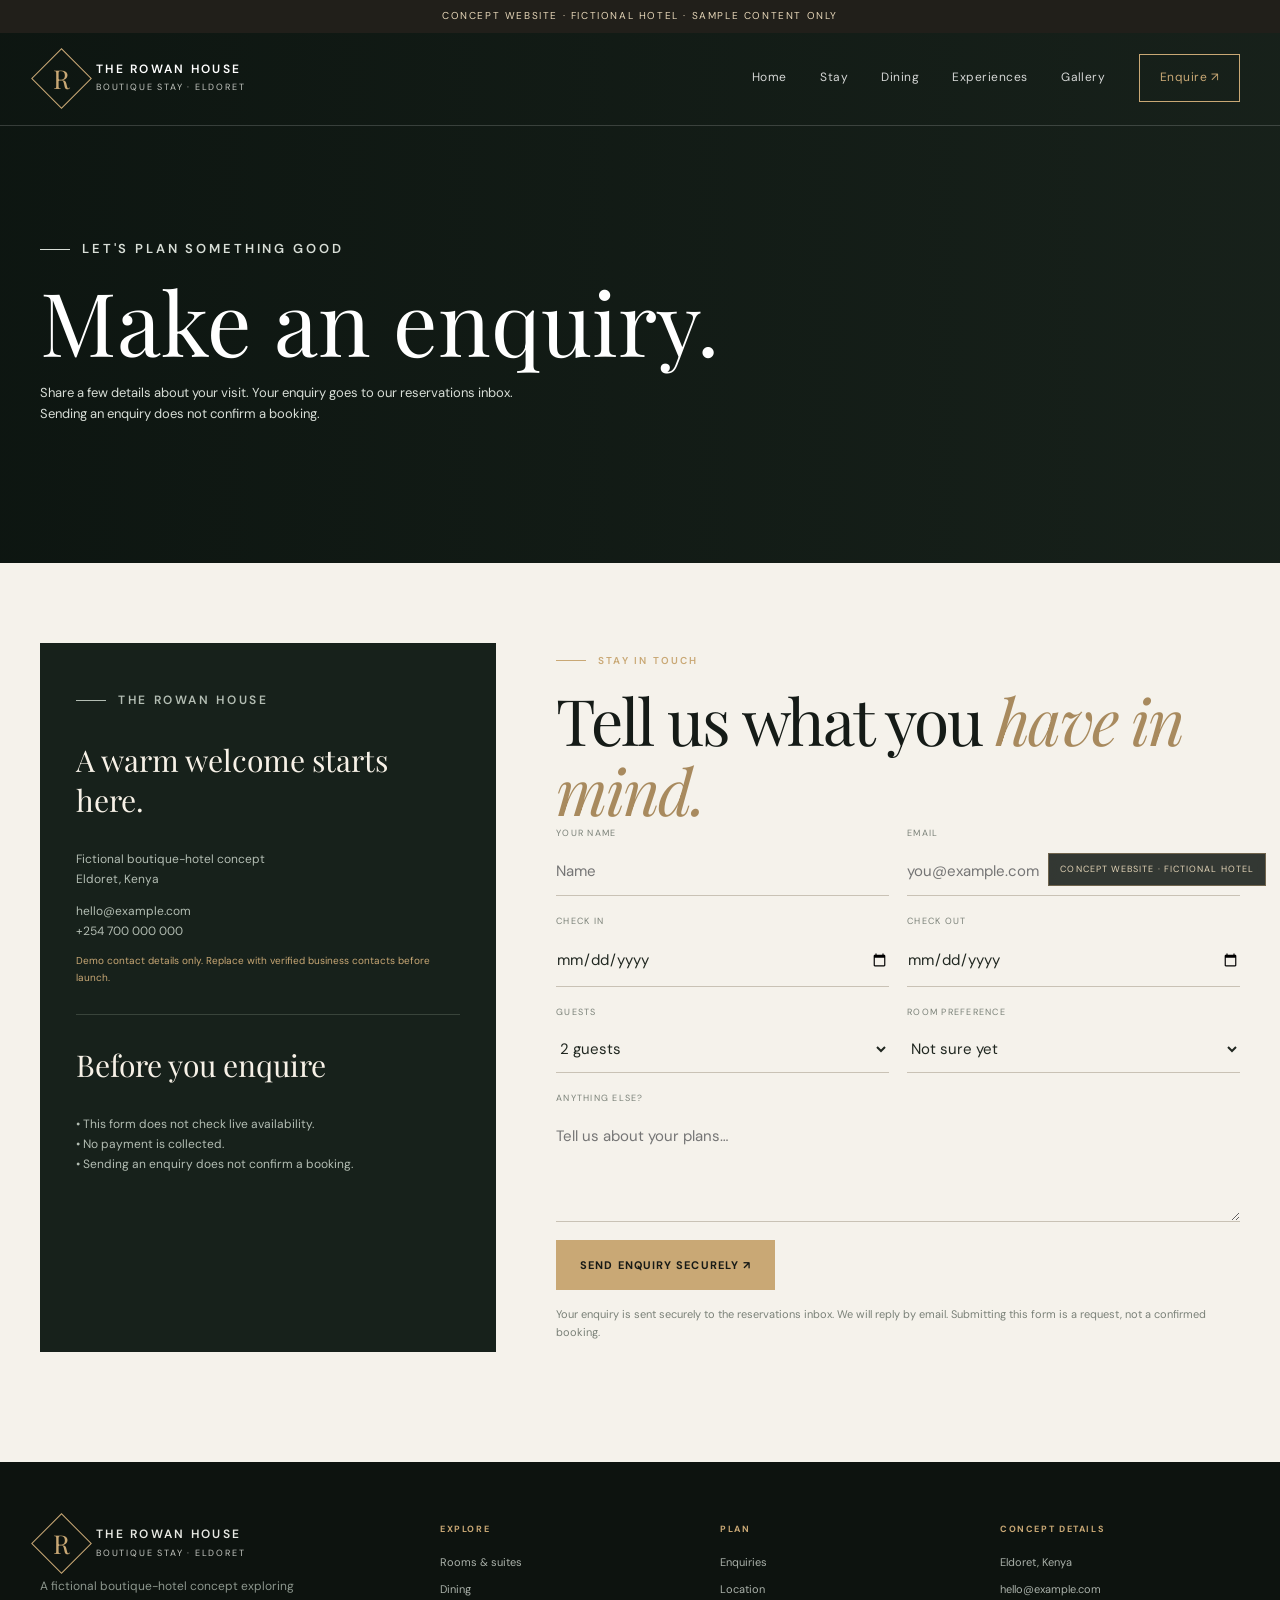
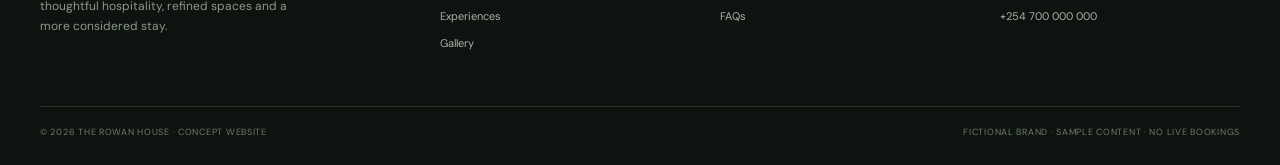
<file: site/contact.html>
<!doctype html><html lang="en"><head><meta charset="utf-8"><meta name="viewport" content="width=device-width,initial-scale=1"><meta name="theme-color" content="#101713"><meta name="description" content="The Rowan House — a premium boutique hotel website concept in Eldoret, Kenya."><title>Enquire | The Rowan House</title><link rel="icon" type="image/svg+xml" href="favicon.svg">
<link rel="apple-touch-icon" href="favicon.svg">
<meta name="theme-color" content="#17211b">
<link rel="stylesheet" href="styles.css"><script src="script.js" defer></script></head><body><div class="demo-note">Concept website · fictional hotel · sample content only</div><header class="site-header">
<div class="container header-inner">
<a class="brand" href="index.html" aria-label="The Rowan House home"><span class="brand-mark"><span>R</span></span><span class="brand-copy"><span class="brand-name">THE ROWAN HOUSE</span><span class="brand-sub">BOUTIQUE STAY · ELDORET</span></span></a>
<button class="menu-toggle" aria-label="Open navigation" aria-expanded="false"><span></span><span></span></button>
<nav class="nav" aria-label="Main navigation">
<a href="index.html" data-page="index.html">Home</a><a href="stay.html" data-page="stay.html">Stay</a><a href="dining.html" data-page="dining.html">Dining</a><a href="experiences.html" data-page="experiences.html">Experiences</a><a href="gallery.html" data-page="gallery.html">Gallery</a><a href="contact.html" data-page="contact.html" class="nav-book">Enquire ↗</a>
</nav></div></header><main>
<section class="page-hero" style="--page-image:url('https://images.unsplash.com/photo-1542314831-068cd1dbfeeb?auto=format&fit=crop&w=1800&q=85')"><div class="container"><p class="eyebrow">LET'S PLAN SOMETHING GOOD</p><h1>Make an enquiry.</h1><p>Share a few details about your visit. Your enquiry goes to our reservations inbox. Sending an enquiry does not confirm a booking.</p></div></section>
<section class="page-content" id="location"><div class="container contact-grid"><aside class="contact-card"><p class="eyebrow">THE ROWAN HOUSE</p><h3>A warm welcome starts here.</h3><p>Fictional boutique-hotel concept<br>Eldoret, Kenya</p><p>hello@example.com<br>+254 700 000 000</p><p style="font-size:10px;color:#c9a875">Demo contact details only. Replace with verified business contacts before launch.</p><div style="height:1px;background:#39443b;margin:28px 0"></div><h3 id="faq">Before you enquire</h3><p>• This form does not check live availability.<br>• No payment is collected.<br>• Sending an enquiry does not confirm a booking.</p></aside>
<div><p class="eyebrow">STAY IN TOUCH</p><h2 class="display">Tell us what you <em>have in mind.</em></h2><form class="contact-form" data-enquiry-form><div class="field"><label for="guest-name">Your name</label><input id="guest-name" name="name" autocomplete="name" required maxlength="100" placeholder="Name"></div><div class="field"><label for="guest-email">Email</label><input id="guest-email" name="email" type="email" autocomplete="email" placeholder="you@example.com" required maxlength="254"></div><div class="field"><label for="full-in">Check in</label><input id="full-in" name="checkin" type="date" required></div><div class="field"><label for="full-out">Check out</label><input id="full-out" name="checkout" type="date" required></div><div class="field"><label for="guest-count">Guests</label><select id="guest-count" name="guests"><option>1 guest</option><option selected>2 guests</option><option>3 guests</option><option>4 guests</option><option>5+ guests</option></select></div><div class="field"><label for="room-choice">Room preference</label><select id="room-choice" name="room"><option>Not sure yet</option><option>Garden Room</option><option>Signature Suite</option><option>Residence Suite</option></select></div><div class="field full"><label for="guest-message">Anything else?</label><textarea id="guest-message" name="message" maxlength="2000" placeholder="Tell us about your plans…"></textarea></div><div class="full"><button class="btn" type="submit">Send enquiry securely ↗</button><p class="notice">Your enquiry is sent securely to the reservations inbox. We will reply by email. Submitting this form is a request, not a confirmed booking.</p></div><div class="form-trap" aria-hidden="true"><label for="website-field">Leave this field empty</label><input id="website-field" name="website" type="text" tabindex="-1" autocomplete="off"></div></form></div></div></section>
</main><footer class="site-footer"><div class="container"><div class="footer-grid">
<div class="footer-brand"><a class="brand" href="index.html"><span class="brand-mark"><span>R</span></span><span class="brand-copy"><span class="brand-name">THE ROWAN HOUSE</span><span class="brand-sub">BOUTIQUE STAY · ELDORET</span></span></a><p>A fictional boutique-hotel concept exploring thoughtful hospitality, refined spaces and a more considered stay.</p></div>
<div class="footer-col"><h4>Explore</h4><a href="stay.html">Rooms & suites</a><a href="dining.html">Dining</a><a href="experiences.html">Experiences</a><a href="gallery.html">Gallery</a></div>
<div class="footer-col"><h4>Plan</h4><a href="contact.html">Enquiries</a><a href="contact.html#location">Location</a><a href="contact.html#faq">FAQs</a></div>
<div class="footer-col"><h4>Concept details</h4><p>Eldoret, Kenya</p><p>hello@example.com</p><p>+254 700 000 000</p></div>
</div><div class="footer-bottom"><span>© <span data-year></span> THE ROWAN HOUSE · CONCEPT WEBSITE</span><span>FICTIONAL BRAND · SAMPLE CONTENT · NO LIVE BOOKINGS</span></div></div></footer><div class="demo-watermark">Concept website · fictional hotel</div><div class="toast" role="status" aria-live="polite"></div><div class="lightbox" aria-modal="true" role="dialog" aria-label="Gallery image"><button type="button" aria-label="Close image">Close ×</button><img alt=""></div></body></html>
</file>
<file: site/styles.css>
@import url('https://fonts.googleapis.com/css2?family=DM+Sans:wght@400;500;600;700&family=Playfair+Display:ital,wght@0,400;0,500;0,600;1,400;1,500&display=swap');
:root{--ink:#151b17;--deep:#101713;--paper:#f5f2eb;--cream:#e9e1d2;--gold:#c9a875;--muted:#a6ada5;--line:rgba(255,255,255,.17);--serif:'Playfair Display',Georgia,serif;--sans:'DM Sans',Arial,sans-serif}
*{box-sizing:border-box}html{scroll-behavior:smooth}body{margin:0;background:var(--paper);color:var(--ink);font-family:var(--sans);font-size:15px;line-height:1.65}body.menu-open{overflow:hidden}a{color:inherit;text-decoration:none}img{display:block;max-width:100%}button,input,select,textarea{font:inherit}button,a{ -webkit-tap-highlight-color:transparent}button{cursor:pointer}.container{width:min(1200px,calc(100% - 48px));margin:auto}.demo-note{background:#211f1a;color:#e6d6b8;text-align:center;font-size:10px;letter-spacing:.16em;padding:8px 16px;text-transform:uppercase}.site-header{position:absolute;z-index:20;top:31px;left:0;width:100%;color:white;border-bottom:1px solid var(--line)}.site-header.solid{position:sticky;top:0;background:rgba(16,23,19,.96);backdrop-filter:blur(14px)}.header-inner{height:94px;display:flex;align-items:center;justify-content:space-between;gap:30px}.brand{display:flex;align-items:center;gap:13px;min-width:max-content}.brand-mark{width:43px;height:43px;border:1px solid var(--gold);display:grid;place-items:center;color:var(--gold);font:26px var(--serif);transform:rotate(45deg)}.brand-mark span{transform:rotate(-45deg)}.brand-copy{display:grid;line-height:1.3}.brand-name{font-size:12px;letter-spacing:.19em;font-weight:600}.brand-sub{font-size:9px;letter-spacing:.2em;color:#c4c7c1;margin-top:5px}.nav{display:flex;align-items:center;gap:clamp(17px,2.6vw,36px);font-size:12px;letter-spacing:.04em}.nav a{opacity:.82;transition:opacity .2s,color .2s}.nav a:hover,.nav a.active{opacity:1;color:var(--gold)}.nav .nav-book{border:1px solid var(--gold);padding:13px 20px;color:#f3e9d8;opacity:1}.menu-toggle{display:none;background:none;border:0;color:white;width:42px;height:42px}.menu-toggle span{display:block;width:24px;height:1px;background:white;margin:7px auto;transition:.2s}.hero{min-height:760px;height:min(92vh,940px);position:relative;display:flex;align-items:center;color:white;background:#19231c;overflow:hidden}.hero:before{content:"";position:absolute;inset:0;background:linear-gradient(90deg,rgba(9,17,13,.79) 0%,rgba(9,17,13,.42) 48%,rgba(9,17,13,.1) 100%),linear-gradient(0deg,rgba(8,13,10,.35),transparent 45%),url('https://images.unsplash.com/photo-1611892440504-42a792e24d32?auto=format&fit=crop&w=2200&q=90') center/cover;transform:scale(1.02);animation:heroReveal 1.2s ease-out both}.hero:after{content:"";position:absolute;inset:0;background:linear-gradient(90deg,transparent 0 72%,rgba(201,168,117,.08) 72% 72.1%,transparent 72.1%)}.hero-content{position:relative;z-index:2;padding-top:90px}.eyebrow{display:flex;align-items:center;gap:12px;text-transform:uppercase;letter-spacing:.22em;font-size:10px;font-weight:600;color:var(--gold)}.eyebrow:before{content:"";width:30px;height:1px;background:currentColor}.hero h1{font:clamp(58px,8.2vw,112px)/.99 var(--serif);font-weight:400;letter-spacing:-.045em;max-width:820px;margin:27px 0 25px}.hero h1 em,.display em{font-weight:400;color:var(--gold)}.hero-copy{max-width:490px;color:#e0e2dc;font-size:15px;line-height:1.9}.hero-actions{display:flex;align-items:center;gap:28px;margin-top:36px}.btn{display:inline-flex;align-items:center;justify-content:center;gap:17px;padding:15px 23px;border:1px solid var(--gold);background:var(--gold);color:#171a16;font-size:11px;letter-spacing:.1em;text-transform:uppercase;font-weight:700;transition:transform .2s,background .2s}.btn:hover{transform:translateY(-2px);background:#dfc59d}.btn-outline{background:transparent;color:white}.btn-outline:hover{color:#171a16}.hero-index{position:absolute;right:5vw;bottom:50px;z-index:2;color:#d2d3cd;font-size:10px;letter-spacing:.18em;writing-mode:vertical-rl}.hero-index b{color:var(--gold);font-weight:400}.hero-stamp{position:absolute;z-index:2;right:11%;top:33%;width:128px;height:128px;border:1px solid rgba(201,168,117,.7);border-radius:50%;display:grid;place-items:center;text-align:center;color:#ead9bc;font:italic 17px/1.35 var(--serif);transform:rotate(12deg)}.hero-stamp small{display:block;font:9px var(--sans);letter-spacing:.2em;text-transform:uppercase}.booking-bar{position:relative;z-index:3;background:#17211b;color:white;margin-top:-1px}.booking-inner{display:grid;grid-template-columns:1.15fr 3fr;align-items:center;gap:35px;padding:26px 0}.booking-title{font:24px var(--serif);margin:0}.booking-title small{display:block;font:9px var(--sans);letter-spacing:.17em;color:var(--gold);margin-bottom:5px}.booking-form{display:grid;grid-template-columns:repeat(3,1fr) auto;align-items:end;gap:12px}.field{display:grid;gap:6px}.field label,.field>span{font-size:9px;letter-spacing:.14em;text-transform:uppercase;color:#c4c9c2}.field input,.field select,.field textarea{width:100%;min-width:0;border:0;border-bottom:1px solid #5b655d;background:transparent;color:white;padding:8px 0;outline:none}.field select option{color:#111}.booking-form .btn{padding:13px 18px;white-space:nowrap}.section{padding:110px 0}.section-dark{background:var(--deep);color:#f5f2eb}.section-head{display:flex;justify-content:space-between;align-items:end;gap:35px;margin-bottom:48px}.kicker{font-size:10px;letter-spacing:.2em;color:#8b9288;text-transform:uppercase}.display{font:clamp(38px,5vw,66px)/1.1 var(--serif);font-weight:400;letter-spacing:-.03em;margin:16px 0 0}.display em{color:#a88a5e}.section-dark .display em{color:var(--gold)}.head-copy{max-width:360px;color:#6b736a;font-size:13px}.section-dark .head-copy{color:#a9b0a8}.intro-grid{display:grid;grid-template-columns:1.1fr .9fr;gap:10%;align-items:center}.intro-photo{position:relative;height:540px;overflow:hidden}.intro-photo img{width:100%;height:100%;object-fit:cover}.photo-caption{position:absolute;bottom:22px;left:22px;color:white;font-size:9px;letter-spacing:.18em;text-transform:uppercase}.intro-copy .display{font-size:clamp(38px,4.5vw,58px)}.intro-copy p{color:#687067;max-width:470px}.intro-copy .lead{font:22px/1.5 var(--serif);color:#303a31}.text-link{display:inline-flex;align-items:center;gap:15px;border-bottom:1px solid #b59a70;padding:0 0 8px;margin-top:17px;font-size:11px;letter-spacing:.1em;text-transform:uppercase}.text-link span{color:#a88a5e}.cards{display:grid;grid-template-columns:repeat(3,1fr);gap:22px}.room-card{background:#f0ece3}.room-image{height:270px;overflow:hidden;position:relative}.room-image img{width:100%;height:100%;object-fit:cover;transition:transform .7s}.room-card:hover .room-image img{transform:scale(1.05)}.room-label{position:absolute;left:18px;bottom:18px;background:rgba(18,25,20,.88);color:#f5ead8;padding:8px 12px;font-size:9px;letter-spacing:.15em;text-transform:uppercase}.room-body{padding:24px 25px 27px}.room-body h3{font:27px var(--serif);margin:0 0 8px}.room-body p{color:#727970;font-size:12px;min-height:40px}.room-meta{display:flex;justify-content:space-between;border-top:1px solid #d9d3c8;padding-top:15px;margin-top:19px;font-size:10px;color:#5e675e}.room-meta strong{color:#a08150;font-weight:600}.split-feature{display:grid;grid-template-columns:1fr 1fr;min-height:560px}.split-feature-image{min-height:480px;background:center/cover}.split-feature-copy{display:flex;flex-direction:column;justify-content:center;padding:clamp(40px,8vw,110px);background:#e8e1d5}.split-feature-copy p{color:#697168;font-size:13px;max-width:420px}.mini-list{list-style:none;padding:0;margin:22px 0}.mini-list li{padding:12px 0;border-bottom:1px solid #d3ccbf;font-size:12px;display:flex;justify-content:space-between;gap:20px}.mini-list span{color:#9b8057}.quote{padding:95px 0;text-align:center;background:#ded6c7}.quote blockquote{font:clamp(28px,4vw,48px)/1.3 var(--serif);max-width:850px;margin:18px auto}.quote p{font-size:10px;letter-spacing:.18em;text-transform:uppercase;color:#7a6b54}.gallery-grid{display:grid;grid-template-columns:1.2fr .8fr .8fr;grid-template-rows:230px 230px;gap:12px}.gallery-grid button{border:0;padding:0;background:#ddd;overflow:hidden;position:relative}.gallery-grid button:first-child{grid-row:span 2}.gallery-grid img{width:100%;height:100%;object-fit:cover;transition:transform .6s}.gallery-grid button:hover img{transform:scale(1.04)}.gallery-grid button:after{content:"↗";position:absolute;right:14px;bottom:14px;background:rgba(12,18,14,.8);color:white;width:34px;height:34px;display:grid;place-items:center}.cta-band{background:#18231c;color:white;padding:68px 0}.cta-inner{display:flex;align-items:center;justify-content:space-between;gap:30px}.cta-inner h2{font:clamp(32px,4vw,48px)/1.1 var(--serif);margin:10px 0}.cta-inner p{color:#b8beb7;font-size:12px}.site-footer{background:#0d130f;color:#e7e8e2;padding:60px 0 25px}.footer-grid{display:grid;grid-template-columns:1.5fr 1fr 1fr 1fr;gap:40px;padding-bottom:45px}.footer-brand p{max-width:260px;color:#8d978e;font-size:12px}.footer-col h4{font-size:9px;letter-spacing:.18em;text-transform:uppercase;color:var(--gold);margin:0 0 16px}.footer-col a,.footer-col p{display:block;color:#aab1aa;font-size:11px;margin:9px 0}.footer-bottom{border-top:1px solid #28312a;padding-top:18px;display:flex;justify-content:space-between;gap:20px;color:#707a71;font-size:9px;letter-spacing:.08em}.page-hero{min-height:530px;display:flex;align-items:end;position:relative;color:white;background:#1b251e;padding:140px 0 72px;overflow:hidden}.page-hero:before{content:"";position:absolute;inset:0;background:linear-gradient(90deg,rgba(9,17,13,.76),rgba(9,17,13,.22)),var(--page-image) center/cover}.page-hero .container{position:relative;z-index:1}.page-hero h1{font:clamp(54px,7vw,88px)/1 var(--serif);font-weight:400;margin:17px 0}.page-hero p{max-width:480px;color:#d8ded7;font-size:13px}.page-content{padding:80px 0 110px}.content-grid{display:grid;grid-template-columns:1fr 1fr;gap:50px;align-items:center}.content-grid img{width:100%;height:480px;object-fit:cover}.content-grid p{color:#687168}.feature-list{display:grid;grid-template-columns:repeat(3,1fr);gap:1px;background:#d8d1c4;margin-top:45px}.feature-list article{background:var(--paper);padding:30px}.feature-list b{display:block;font:26px var(--serif);font-weight:400;margin:15px 0 7px}.feature-list p{font-size:12px;color:#70766e}.amenities{display:grid;grid-template-columns:repeat(4,1fr);gap:14px}.amenity{padding:22px;border:1px solid #d8d2c8;font-size:12px}.amenity span{display:block;color:#a18559;font-size:20px;margin-bottom:12px}.gallery-full{display:grid;grid-template-columns:repeat(3,1fr);gap:12px}.gallery-full button{border:0;padding:0;height:260px;background:#ddd;overflow:hidden}.gallery-full button:nth-child(5n+1){grid-column:span 2}.gallery-full img{width:100%;height:100%;object-fit:cover;transition:transform .5s}.gallery-full button:hover img{transform:scale(1.04)}.contact-grid{display:grid;grid-template-columns:.8fr 1.2fr;gap:60px}.contact-card{background:#17211b;color:#f7f1e7;padding:36px}.contact-card h3{font:30px var(--serif);font-weight:400}.contact-card p{font-size:12px;color:#b3bdb3}.contact-form{display:grid;grid-template-columns:1fr 1fr;gap:18px}.contact-form .field label{color:#7a8178}.contact-form input,.contact-form select,.contact-form textarea{border-bottom:1px solid #c9c2b5;color:#202720;padding:12px 0}.contact-form textarea{min-height:110px;resize:vertical}.contact-form .full{grid-column:1/-1}.contact-form .btn{justify-self:start}.notice{font-size:11px;color:#7a8178;margin-top:15px}.lightbox{position:fixed;inset:0;z-index:100;background:rgba(5,9,7,.94);display:none;align-items:center;justify-content:center;padding:30px}.lightbox.open{display:flex}.lightbox img{max-width:min(1100px,90vw);max-height:85vh;object-fit:contain}.lightbox button{position:absolute;top:20px;right:25px;border:1px solid #777;background:transparent;color:white;padding:10px 15px}.toast{position:fixed;bottom:22px;left:50%;transform:translateX(-50%);z-index:90;background:#18231c;color:white;padding:13px 20px;font-size:12px;box-shadow:0 12px 40px #0002;display:none}.toast.show{display:block}.reveal{opacity:0;transform:translateY(18px);transition:opacity .7s,transform .7s}.reveal.visible{opacity:1;transform:none}.demo-watermark{position:fixed;z-index:30;bottom:14px;right:14px;background:#151b17dd;color:#e3d4b7;border:1px solid #c9a87566;padding:8px 11px;font-size:9px;letter-spacing:.12em;text-transform:uppercase;backdrop-filter:blur(8px)}@keyframes heroReveal{from{transform:scale(1.07);opacity:.6}to{transform:scale(1.02);opacity:1}}
@media(max-width:900px){.nav{gap:15px}.nav a{font-size:11px}.booking-inner{grid-template-columns:1fr}.booking-form{grid-template-columns:repeat(3,1fr) auto}.cards{gap:14px}.room-image{height:220px}.footer-grid{grid-template-columns:1fr 1fr}.intro-grid{gap:40px}.hero-stamp{right:7%;top:25%}}
@media(max-width:700px){.container{width:min(100% - 34px,1200px)}.site-header{top:31px}.header-inner{height:76px}.brand-mark{width:35px;height:35px;font-size:21px}.brand-name{font-size:10px}.brand-sub{font-size:8px}.menu-toggle{display:block}.nav{position:fixed;inset:0;background:#101713;display:flex;flex-direction:column;justify-content:center;gap:24px;transform:translateX(100%);transition:transform .3s;z-index:22;font-size:16px}.nav.open{transform:none}.nav .nav-book{padding:15px 32px}.menu-toggle{z-index:24}.hero{min-height:700px;height:88svh}.hero:before{background:linear-gradient(90deg,rgba(9,17,13,.75),rgba(9,17,13,.3)),linear-gradient(0deg,rgba(8,13,10,.4),transparent 45%),url('https://images.unsplash.com/photo-1611892440504-42a792e24d32?auto=format&fit=crop&w=1200&q=85') center/cover}.hero h1{font-size:clamp(51px,13vw,76px)}.hero-copy{font-size:13px;max-width:360px}.hero-stamp{width:82px;height:82px;font-size:11px;right:22px;top:20%}.hero-stamp small{font-size:7px}.hero-index{right:18px;bottom:25px}.booking-inner{padding:25px 0}.booking-form{grid-template-columns:1fr 1fr}.booking-form .btn{grid-column:1/-1}.section{padding:75px 0}.section-head{display:block;margin-bottom:30px}.head-copy{margin-top:20px}.intro-grid,.content-grid,.contact-grid{grid-template-columns:1fr}.intro-photo{height:360px;order:2}.cards{grid-template-columns:1fr}.room-image{height:280px}.split-feature{grid-template-columns:1fr}.split-feature-image{min-height:340px}.split-feature-copy{padding:45px 25px}.gallery-grid{grid-template-columns:1fr 1fr;grid-template-rows:180px 180px 180px}.gallery-grid button:first-child{grid-row:span 2}.gallery-grid button:last-child{display:none}.cta-inner{display:block}.cta-inner .btn{margin-top:20px}.footer-grid{grid-template-columns:1fr 1fr;gap:28px}.footer-brand{grid-column:1/-1}.footer-bottom{display:block}.footer-bottom span{display:block;margin-top:8px}.page-hero{min-height:460px;padding:130px 0 55px}.page-hero h1{font-size:56px}.page-content{padding:55px 0 75px}.content-grid img{height:350px}.feature-list{grid-template-columns:1fr}.amenities{grid-template-columns:1fr 1fr}.gallery-full{grid-template-columns:1fr 1fr}.gallery-full button{height:190px}.gallery-full button:nth-child(5n+1){grid-column:span 2}.contact-card{padding:27px}.contact-form{grid-template-columns:1fr}.contact-form .full{grid-column:auto}.demo-watermark{font-size:8px;bottom:8px;right:8px}}
@media(prefers-reduced-motion:reduce){*,*:before,*:after{scroll-behavior:auto!important;animation:none!important;transition:none!important}}

/* Enquiry form enhancements */
.booking-form{grid-template-columns:repeat(3,minmax(0,1fr))}
.booking-form .btn{min-height:44px}
.booking-form .field input,.booking-form .field select{min-height:38px}
.booking-form button:disabled,.contact-form button:disabled{opacity:.6;cursor:wait}
.form-trap{position:absolute!important;left:-10000px!important;top:auto!important;width:1px!important;height:1px!important;overflow:hidden!important}
@media(max-width:700px){.booking-form{grid-template-columns:1fr 1fr}.booking-form .btn{grid-column:1/-1}}
</file>
